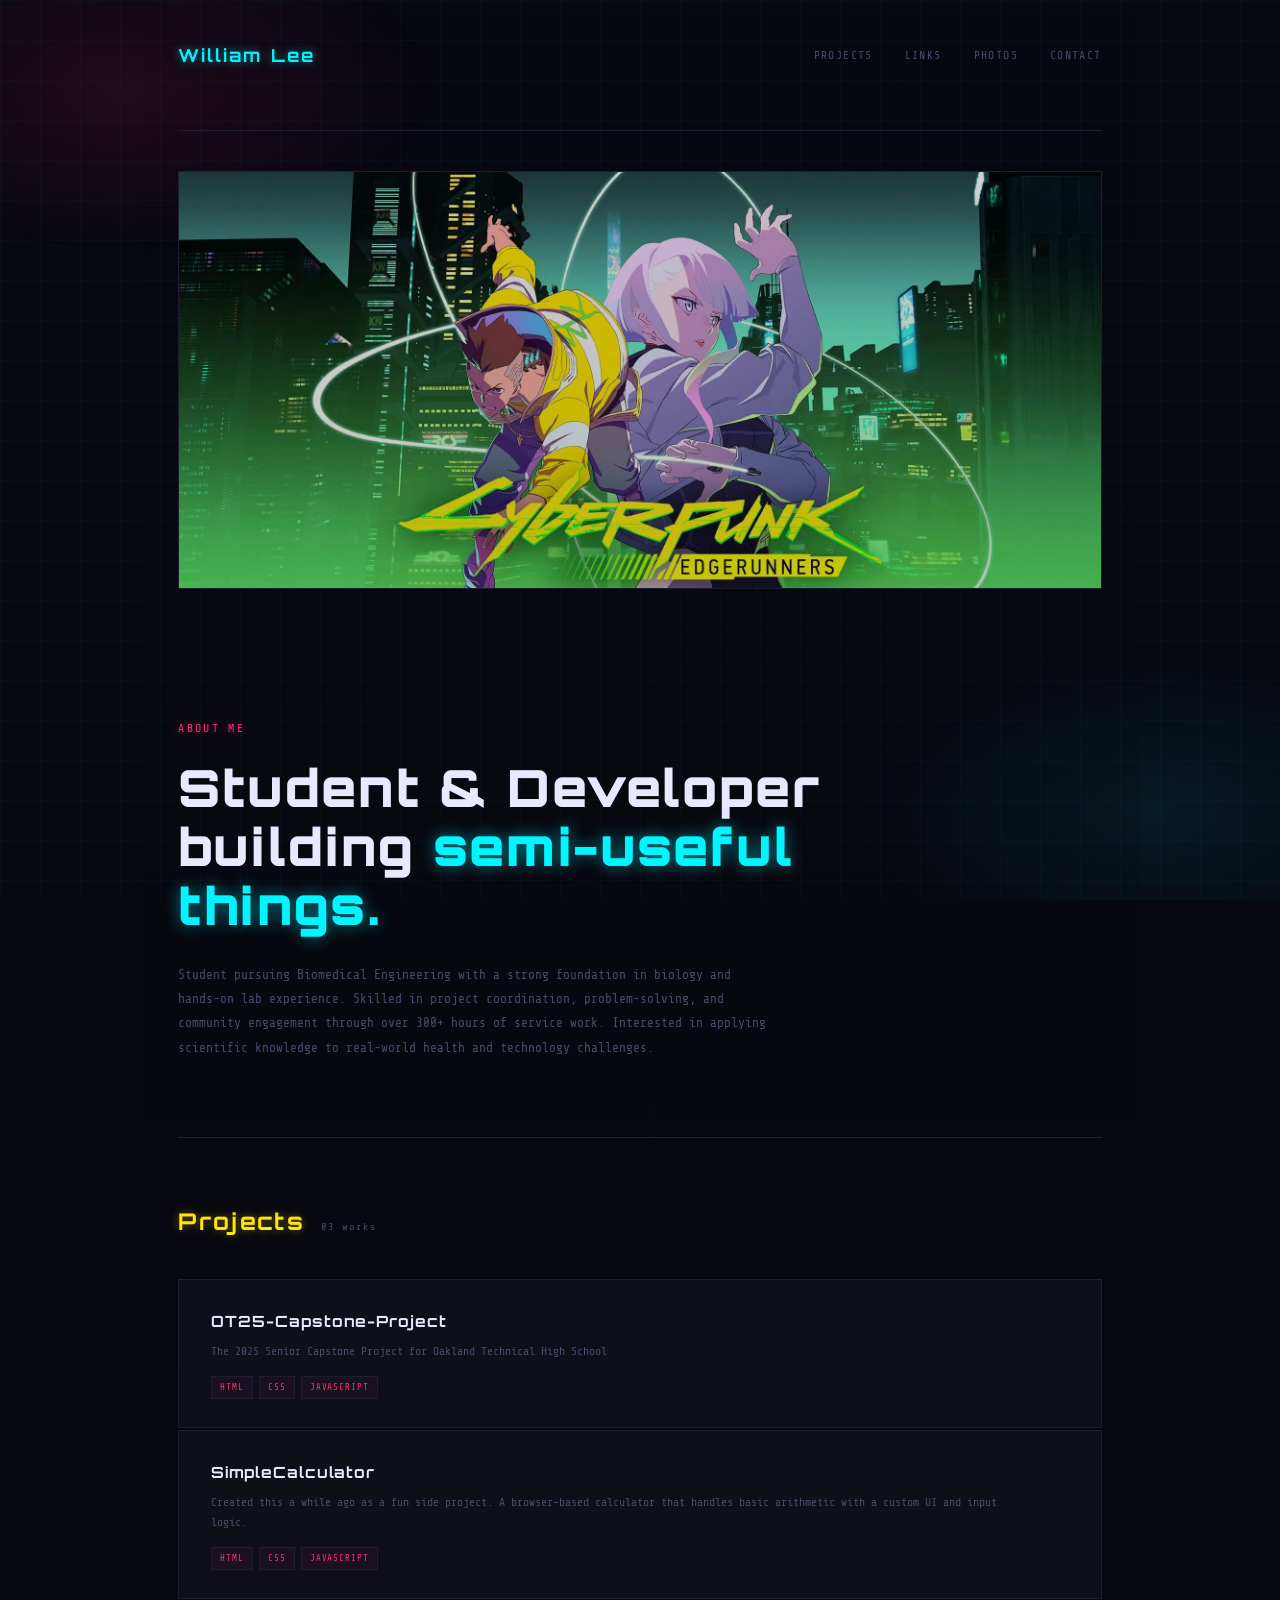
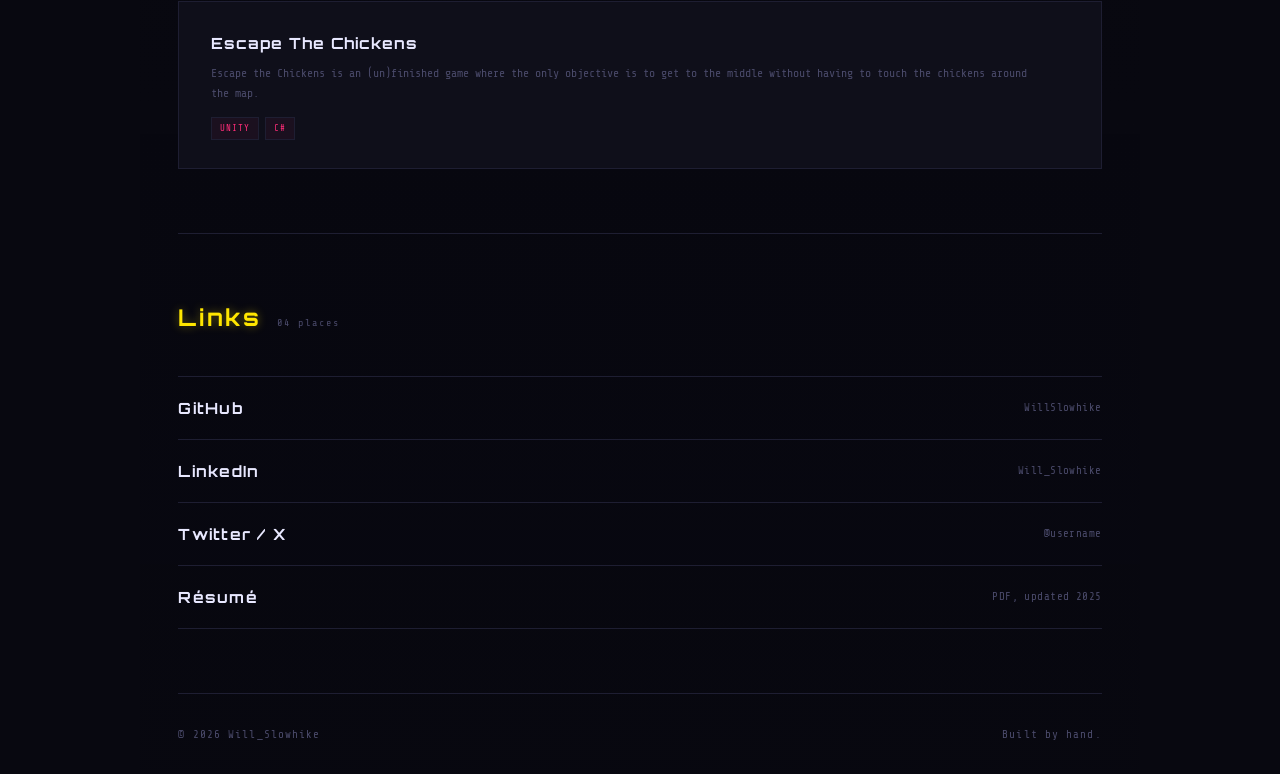
<file: index.html>
<!DOCTYPE html>
<html lang="en">
<head>
  <meta charset="UTF-8" />
  <meta name="viewport" content="width=device-width, initial-scale=1.0" />
  <title>William Lee</title>
  <link rel="preconnect" href="https://fonts.googleapis.com" />
  <link rel="preconnect" href="https://fonts.gstatic.com" crossorigin />
  <link href="https://fonts.googleapis.com/css2?family=Share+Tech+Mono&family=Orbitron:wght@400;700;900&display=swap" rel="stylesheet" />  <link rel="stylesheet" href="styles.css" />
  <link rel="icon" href="favicon.ico" sizes="any" />
  <link rel="icon" href="favicon-32.png" type="image/png" sizes="32x32" />
  <link rel="apple-touch-icon" href="apple-touch-icon.png" />
</head>
<body>
  <div class="site-wrapper">

    <!-- Nav -->
    <nav>
      <a class="nav-name" href="#">William Lee</a>
      <ul class="nav-links">
        <li><a href="#projects">Projects</a></li>
        <li><a href="#links">Links</a></li>
        <li><a href="photos.html">Photos</a></li>
        <li><a href="Contact/contact.html">Contact</a></li>
      </ul>
    </nav>
    
    <section class="hero">
  <img src="cyberpunk-2077-edgerunners-jackets.jpg" alt="Hero image" />
</section>

    <!-- Bio -->
    <section class="bio">
      <p class="bio-label">About Me</p>
      <h1>Student &amp; Developer<br />building <em>semi-useful things.</em></h1>
      <p class="bio-text">
        Student pursuing Biomedical Engineering with a strong foundation in biology and hands-on lab experience. Skilled in project coordination, problem-solving, and community engagement through over 300+ hours of service work. Interested in applying scientific knowledge to real-world health and technology challenges.
      </p>
    </section>

    <!-- Projects -->
    <section class="section" id="projects">
      <div class="section-header">
        <h2>Projects</h2>
        <span class="section-count">03 works</span>
      </div>
      <div class="projects-grid">

        <a class="project-card" href="https://willslowhike.github.io/OT25-Capstone-Project/" target="_blank" rel="noopener">
          <div>
            <p class="project-name">OT25-Capstone-Project</p>
            <p class="project-desc">The 2025 Senior Capstone Project for Oakland Technical High School</p>
            <div class="project-tags">
              <span class="tag">HTML</span>
              <span class="tag">CSS</span>
              <span class="tag">JavaScript</span>
            </div>
          </div>
          <span class="project-arrow">↗</span>
        </a>

        <a class="project-card" href="https://willslowhike.github.io/SimpleCalculator/" target="_blank" rel="noopener">
          <div>
            <p class="project-name">SimpleCalculator</p>
            <p class="project-desc">Created this a while ago as a fun side project. A browser-based calculator that handles basic arithmetic with a custom UI and input logic.</p>
            <div class="project-tags">
              <span class="tag">HTML</span>
              <span class="tag">CSS</span>
              <span class="tag">JavaScript</span>
            </div>
          </div>
          <span class="project-arrow">↗</span>
        </a>

        <a class="project-card" href="https://willslowhike.itch.io/escape-the-chickens" target="_blank" rel="noopener">
          <div>
            <p class="project-name">Escape The Chickens</p>
            <p class="project-desc">Escape the Chickens is an (un)finished game where the only objective is to get to the middle without having to touch the chickens around the map.</p>
            <div class="project-tags">
              <span class="tag">Unity</span>
              <span class="tag">C#</span>
            </div>
          </div>
          <span class="project-arrow">↗</span>
        </a>

      </div>
    </section>

            <!-- Links -->
    <section class="section" id="links">
      <div class="section-header">
        <h2>Links</h2>
        <span class="section-count">04 places</span>
      </div>
      <div class="links-list">
        <a class="link-item" href="https://github.com/WillSlowhike" target="_blank" rel="noopener">
          <span class="link-label">GitHub</span>
          <span class="link-url">WillSlowhike</span>
        </a>
        <a class="link-item" href="https://www.linkedin.com/in/will-slowhike/" target="_blank" rel="noopener">
          <span class="link-label">LinkedIn</span>
          <span class="link-url">Will_Slowhike</span>
        </a>
        <a class="link-item" href="https://twitter.com" target="_blank" rel="noopener">
          <span class="link-label">Twitter / X</span>
          <span class="link-url">@username</span>
        </a>
        <a class="link-item" href="#" target="_blank" rel="noopener">
          <span class="link-label">Résumé</span>
          <span class="link-url">PDF, updated 2025</span>
        </a>
      </div>
    </section>

    <!-- Footer -->
    <footer>
      <span>© <span id="year"></span> Will_Slowhike </span>
      <span>Built by hand.</span>
    </footer>

  </div>

  <script src="script.js"></script>
</body>
</html>
</file>
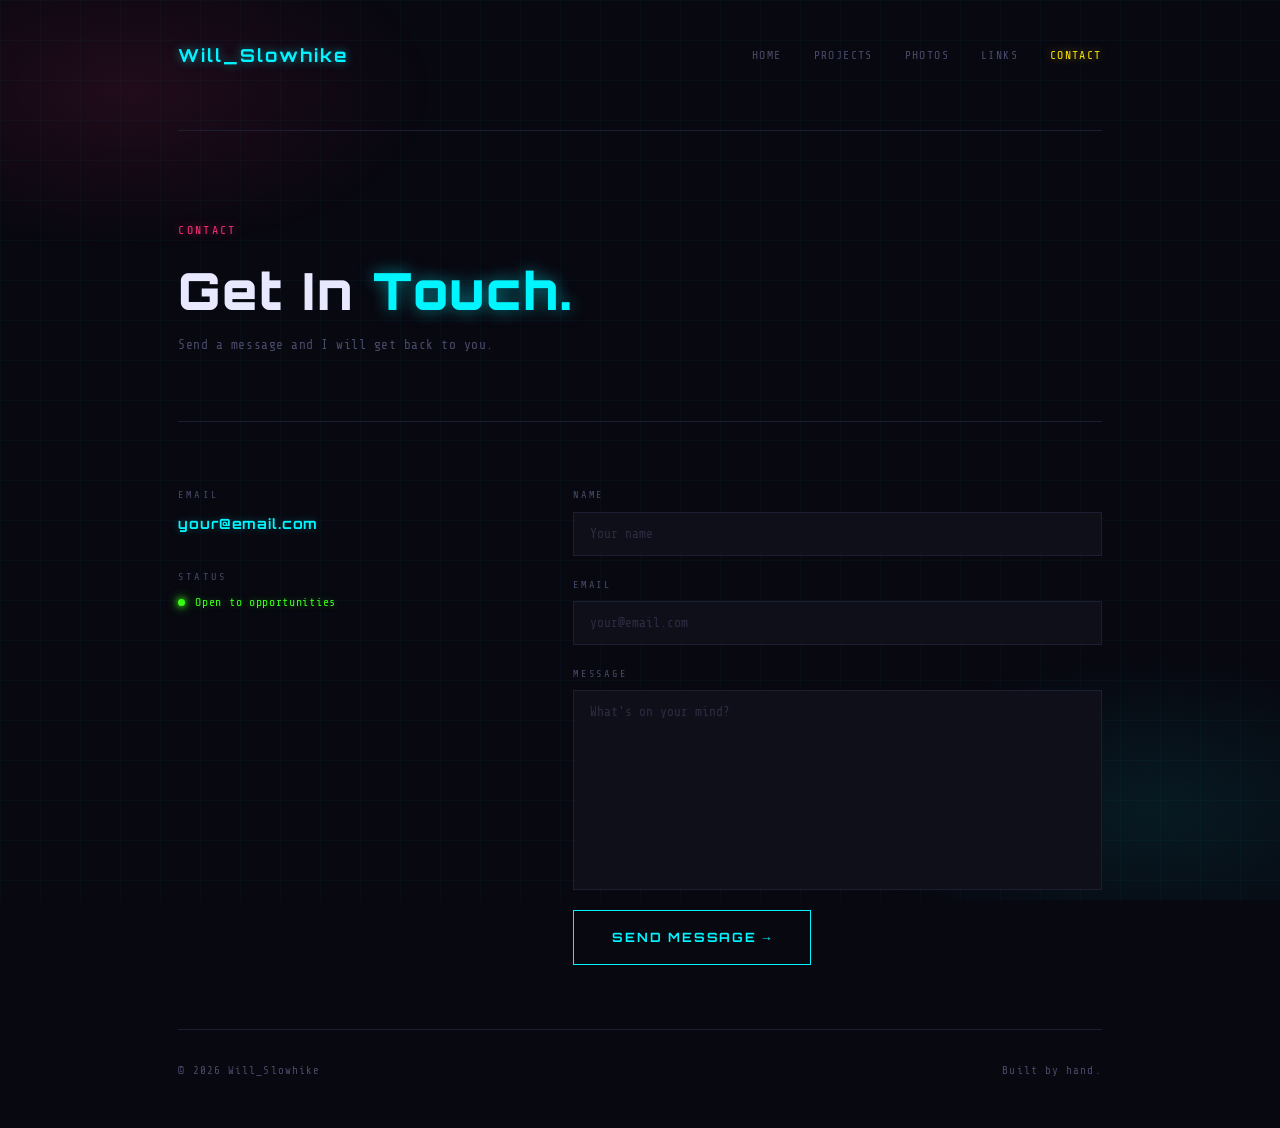
<file: Contact/contact.html>
<!DOCTYPE html>
<html lang="en">
<head>
  <meta charset="UTF-8" />
  <meta name="viewport" content="width=device-width, initial-scale=1.0" />
  <title>Contact — Will Slowhike</title>
  <link rel="preconnect" href="https://fonts.googleapis.com" />
  <link rel="preconnect" href="https://fonts.gstatic.com" crossorigin />
  <link href="https://fonts.googleapis.com/css2?family=Share+Tech+Mono&family=Orbitron:wght@400;700;900&display=swap" rel="stylesheet" />
  <link rel="stylesheet" href="styles.css" />
  <link rel="icon" href="../favicon.ico" sizes="any" />
  <link rel="icon" href="../favicon-32.png" type="image/png" sizes="32x32" />
  <link rel="apple-touch-icon" href="../apple-touch-icon.png" />
</head>
<body>
  <div class="site-wrapper">

    <!-- Nav -->
    <nav>
      <a class="nav-name" href="../index.html">Will_Slowhike</a>
      <ul class="nav-links">
        <li><a href="../index.html">Home</a></li>
        <li><a href="../index.html#projects">Projects</a></li>
        <li><a href="../photos.html">Photos</a></li>
        <li><a href="../index.html#links">Links</a></li>
        <li><a href="contact.html" class="active">Contact</a></li>
      </ul>
    </nav>

    <!-- Page header -->
    <div class="page-header">
      <p class="page-label">Contact</p>
      <h1>Get In <em>Touch.</em></h1>
      <p class="page-desc">Send a message and I will get back to you.</p>
    </div>

    <!-- Contact grid -->
    <div class="contact-grid">

      <!-- Left: info panel -->
      <div class="contact-info">

        <div class="info-block">
          <p class="info-label">Email</p>
          <!-- Replace with your actual email address -->
          <p class="info-value"><a href="mailto:your@email.com">your@email.com</a></p>
        </div>

        <div class="info-block">
          <p class="info-label">Status</p>
          <div class="status-row">
            <div class="status-dot"></div>
            <span class="status-text">Open to opportunities</span>
          </div>
        </div>

      </div>

      <!-- Right: form -->
      <form class="contact-form" id="contactForm" novalidate>

        <div class="field">
          <label for="name">Name</label>
          <input type="text" id="name" name="name" placeholder="Your name" autocomplete="off" />
          <span class="field-error" id="nameError">Please enter your name.</span>
        </div>

        <div class="field">
          <label for="email">Email</label>
          <input type="email" id="email" name="email" placeholder="your@email.com" autocomplete="off" />
          <span class="field-error" id="emailError">Please enter a valid email.</span>
        </div>

        <div class="field">
          <label for="message">Message</label>
          <textarea id="message" name="message" placeholder="What's on your mind?"></textarea>
          <span class="field-error" id="messageError">Please enter a message.</span>
        </div>

        <div class="success-msg" id="successMsg">
          <span class="success-icon">✓</span>
          <span class="success-text">Message sent. I will be in touch soon.</span>
        </div>

        <button type="submit" class="submit-btn" id="submitBtn">Send Message →</button>

      </form>

    </div>

    <!-- Footer -->
    <footer>
      <span>© <span id="year"></span> Will_Slowhike</span>
      <span>Built by hand.</span>
    </footer>

  </div>

  <script src="script.js"></script>

</body>
</html>
</file>
<file: styles.css>
*, *::before, *::after { box-sizing: border-box; margin: 0; padding: 0; }

:root {
  --bg:      #080810;
  --surface: #0f0f1a;
  --panel:   #13131f;
  --border:  #1e1e32;
  --cyan:    #00f5ff;
  --pink:    #ff2d78;
  --yellow:  #ffe600;
  --green:   #39ff14;
  --text:    #e8e8ff;
  --dim:     #4a4a6a;
}

html { scroll-behavior: smooth; }

/* ── Background grid + glow orbs ── */
body {
  background: var(--bg);
  color: var(--text);
  font-family: 'Share Tech Mono', monospace;
  font-size: clamp(13px, 1.1vw, 16px);
  line-height: 1.7;
  min-height: 100vh;
}

body::before {
  content: '';
  position: fixed;
  inset: 0;
  background-image:
    linear-gradient(rgba(0,245,255,0.03) 1px, transparent 1px),
    linear-gradient(90deg, rgba(0,245,255,0.03) 1px, transparent 1px);
  background-size: 40px 40px;
  animation: gridMove 20s linear infinite;
  pointer-events: none;
  z-index: 0;
}

body::after {
  content: '';
  position: fixed;
  inset: 0;
  background:
    radial-gradient(ellipse 40% 30% at 10% 10%, rgba(255,45,120,0.10) 0%, transparent 60%),
    radial-gradient(ellipse 40% 30% at 90% 90%, rgba(0,245,255,0.08) 0%, transparent 60%);
  pointer-events: none;
  z-index: 0;
}

.hero {
  width: 100%;
  margin-top: 40px;
  margin-bottom: 40px;
  border: 1px solid var(--border);
  display: flex;
  justify-content: center;
  align-items: center;
  background: var(--surface);
  overflow: visible;
}

.hero img {
  width: 100%;
  height: auto;
  display: block;
  object-fit: contain;
  filter: brightness(0.85);
}

.hero::after {
  content: '';
  position: absolute;
  inset: 0;
  background: linear-gradient(to bottom, transparent, rgba(8,8,16,0.35));
  pointer-events: none;
}

@keyframes gridMove {
  from { background-position: 0 0; }
  to   { background-position: 40px 40px; }
}

/* ── Layout ── */
.site-wrapper {
  max-width: clamp(600px, 80vw, 1000px);
  margin: 0 auto;
  padding: 0 clamp(16px, 3vw, 48px);
  position: relative;
  z-index: 1;
}

/* ── Nav ── */
nav {
  display: flex;
  justify-content: space-between;
  align-items: center;
  padding: 40px 0 60px;
  border-bottom: 1px solid var(--border);
  opacity: 0;
  animation: fadeUp 0.6s ease forwards;
}

.nav-name {
  font-family: 'Orbitron', monospace;
  font-size: clamp(14px, 1.4vw, 20px);
  font-weight: 700;
  letter-spacing: 0.12em;
  color: var(--cyan);
  text-decoration: none;
  text-shadow: 0 0 10px rgba(0,245,255,0.5);
}

.nav-links {
  display: flex;
  gap: clamp(16px, 2.5vw, 32px);
  list-style: none;
}

.nav-links a {
  color: var(--dim);
  text-decoration: none;
  font-size: clamp(10px, 0.9vw, 13px);
  letter-spacing: 0.12em;
  text-transform: uppercase;
  transition: color 0.2s, text-shadow 0.2s;
}

.nav-links a:hover {
  color: var(--cyan);
  text-shadow: 0 0 8px rgba(0,245,255,0.6);
}

/* ── Bio ── */
.bio {
  padding: clamp(48px, 7vw, 96px) 0 clamp(40px, 6vw, 80px);
  opacity: 0;
  animation: fadeUp 0.6s ease 0.1s forwards;
}

.bio-label {
  font-size: clamp(10px, 0.9vw, 13px);
  letter-spacing: 0.2em;
  text-transform: uppercase;
  color: var(--pink);
  text-shadow: 0 0 8px rgba(255,45,120,0.6);
  margin-bottom: 20px;
}

.bio h1 {
  font-family: 'Orbitron', monospace;
  font-size: clamp(24px, 4vw, 56px);
  line-height: 1.15;
  font-weight: 900;
  margin-bottom: 28px;
  max-width: 700px;
  color: var(--text);
  letter-spacing: 0.04em;
}

.bio h1 em {
  font-style: normal;
  color: var(--cyan);
  text-shadow: 0 0 16px rgba(0,245,255,0.5);
}

.bio-text {
  max-width: 600px;
  color: var(--dim);
  font-size: clamp(12px, 1vw, 15px);
  line-height: 1.9;
}

/* ── Sections ── */
.section {
  padding: clamp(40px, 5vw, 80px) 0;
  border-top: 1px solid var(--border);
  opacity: 0;
  animation: fadeUp 0.6s ease forwards;
}

.section-header {
  display: flex;
  align-items: baseline;
  gap: 16px;
  margin-bottom: clamp(24px, 3vw, 48px);
}

.section-header h2 {
  font-family: 'Orbitron', monospace;
  font-size: clamp(16px, 1.8vw, 26px);
  font-weight: 700;
  letter-spacing: 0.1em;
  color: var(--yellow);
  text-shadow: 0 0 10px rgba(255,230,0,0.4);
}

.section-count {
  font-size: clamp(10px, 0.8vw, 12px);
  color: var(--dim);
  letter-spacing: 0.1em;
}

/* ── Projects ── */
.projects-grid {
  display: grid;
  gap: 2px;
}

.project-card {
  background: var(--surface);
  border: 1px solid var(--border);
  padding: 28px 32px;
  display: grid;
  grid-template-columns: 1fr auto;
  align-items: start;
  gap: 16px;
  text-decoration: none;
  color: inherit;
  transition: border-color 0.2s, box-shadow 0.2s, background 0.2s;
  position: relative;
  overflow: hidden;
}

/* Top accent line on cards */
.project-card::before {
  content: '';
  position: absolute;
  top: 0; left: 0; right: 0;
  height: 1px;
  background: linear-gradient(90deg, var(--pink), var(--cyan));
  opacity: 0;
  transition: opacity 0.2s;
}

.project-card:hover {
  border-color: var(--cyan);
  background: rgba(0,245,255,0.03);
  box-shadow: 0 0 20px rgba(0,245,255,0.08), inset 0 0 20px rgba(0,245,255,0.03);
}

.project-card:hover::before { opacity: 1; }

.project-card:hover .project-arrow {
  opacity: 1;
  transform: translate(2px, -2px);
}

.project-name {
  font-family: 'Orbitron', monospace;
  font-size: clamp(12px, 1.2vw, 17px);
  font-weight: 700;
  letter-spacing: 0.06em;
  color: var(--text);
  margin-bottom: 8px;
}

.project-desc {
  font-size: clamp(11px, 0.9vw, 14px);
  color: var(--dim);
  line-height: 1.7;
  margin-bottom: 14px;
}

.project-tags {
  display: flex;
  flex-wrap: wrap;
  gap: 6px;
}

.tag {
  font-size: clamp(9px, 0.7vw, 11px);
  letter-spacing: 0.1em;
  text-transform: uppercase;
  padding: 3px 8px;
  border: 1px solid var(--border);
  color: var(--pink);
  background: rgba(255,45,120,0.05);
}

.project-arrow {
  font-size: 18px;
  color: var(--cyan);
  opacity: 0;
  transition: opacity 0.2s, transform 0.2s;
  flex-shrink: 0;
  text-shadow: 0 0 8px rgba(0,245,255,0.6);
}

/* ── Links ── */
.links-list {
  display: flex;
  flex-direction: column;
}

.link-item {
  display: flex;
  align-items: center;
  justify-content: space-between;
  padding: 18px 0;
  border-bottom: 1px solid var(--border);
  text-decoration: none;
  color: inherit;
  transition: padding-left 0.2s;
}

.link-item:first-child { border-top: 1px solid var(--border); }

.link-item:hover { padding-left: 8px; }
.link-item:hover .link-label {
  color: var(--cyan);
  text-shadow: 0 0 8px rgba(0,245,255,0.5);
}
.link-item:hover .link-url { color: var(--text); }

.link-label {
  font-family: 'Orbitron', monospace;
  font-size: clamp(12px, 1.2vw, 16px);
  font-weight: 700;
  letter-spacing: 0.08em;
  color: var(--text);
  transition: color 0.2s, text-shadow 0.2s;
}

.link-url {
  font-size: clamp(10px, 0.85vw, 13px);
  color: var(--dim);
  transition: color 0.2s;
  letter-spacing: 0.04em;
}

/* ── Contact ── */
.contact-body {
  display: flex;
  align-items: flex-start;
  justify-content: space-between;
  gap: 40px;
  flex-wrap: wrap;
}

.contact-text {
  font-family: 'Orbitron', monospace;
  font-size: clamp(18px, 3.5vw, 28px);
  font-weight: 700;
  line-height: 1.4;
  max-width: 360px;
  letter-spacing: 0.04em;
  color: var(--text);
}

.contact-text em {
  font-style: normal;
  color: var(--green);
  text-shadow: 0 0 12px rgba(57,255,20,0.5);
}

.contact-email {
  display: inline-block;
  margin-top: 24px;
  font-family: 'Share Tech Mono', monospace;
  font-size: 13px;
  color: var(--cyan);
  text-decoration: none;
  border-bottom: 1px solid var(--cyan);
  padding-bottom: 2px;
  letter-spacing: 0.06em;
  text-shadow: 0 0 8px rgba(0,245,255,0.4);
  transition: color 0.2s, border-color 0.2s, text-shadow 0.2s;
}

.contact-email:hover {
  color: var(--green);
  border-color: var(--green);
  text-shadow: 0 0 12px rgba(57,255,20,0.6);
}

/* ── Footer ── */
footer {
  border-top: 1px solid var(--border);
  padding: 32px 0 48px;
  display: flex;
  justify-content: space-between;
  align-items: center;
  font-size: 11px;
  color: var(--dim);
  letter-spacing: 0.1em;
  opacity: 0;
  animation: fadeUp 0.6s ease 0.5s forwards;
}

/* ── Animations ── */
@keyframes fadeUp {
  from { opacity: 0; transform: translateY(16px); }
  to   { opacity: 1; transform: translateY(0); }
}

.section:nth-of-type(1) { animation-delay: 0.2s; }
.section:nth-of-type(2) { animation-delay: 0.3s; }
.section:nth-of-type(3) { animation-delay: 0.4s; }
.section:nth-of-type(4) { animation-delay: 0.45s; }

/* ── Responsive ── */

/* Tablet (600–900px) */
@media (max-width: 900px) {
  nav { padding: 28px 0 40px; }
  .bio { padding: 48px 0 40px; }
}

/* Mobile (below 600px) */
@media (max-width: 600px) {
  nav {
    flex-direction: column;
    align-items: flex-start;
    gap: 16px;
    padding: 24px 0 32px;
  }

  .nav-links { gap: 16px; flex-wrap: wrap; }

  .contact-body { flex-direction: column; }
  .project-card { grid-template-columns: 1fr; }
  .project-arrow { display: none; }

  .link-item { flex-direction: column; align-items: flex-start; gap: 2px; }
}
</file>
<file: Contact/styles.css>
*, *::before, *::after { box-sizing: border-box; margin: 0; padding: 0; }

:root {
  --bg:      #080810;
  --surface: #0f0f1a;
  --border:  #1e1e32;
  --cyan:    #00f5ff;
  --pink:    #ff2d78;
  --yellow:  #ffe600;
  --green:   #39ff14;
  --text:    #e8e8ff;
  --dim:     #4a4a6a;
}

html { scroll-behavior: smooth; }

body {
  background: var(--bg);
  color: var(--text);
  font-family: 'Share Tech Mono', monospace;
  font-size: clamp(13px, 1.1vw, 16px);
  line-height: 1.7;
  min-height: 100vh;
}

/* ── Animated grid ── */
body::before {
  content: '';
  position: fixed;
  inset: 0;
  background-image:
    linear-gradient(rgba(0,245,255,0.03) 1px, transparent 1px),
    linear-gradient(90deg, rgba(0,245,255,0.03) 1px, transparent 1px);
  background-size: 40px 40px;
  animation: gridMove 20s linear infinite;
  pointer-events: none;
  z-index: 0;
}

/* ── Corner glow orbs ── */
body::after {
  content: '';
  position: fixed;
  inset: 0;
  background:
    radial-gradient(ellipse 40% 30% at 10% 10%, rgba(255,45,120,0.10) 0%, transparent 60%),
    radial-gradient(ellipse 40% 30% at 90% 90%, rgba(0,245,255,0.08) 0%, transparent 60%);
  pointer-events: none;
  z-index: 0;
}

@keyframes gridMove {
  from { background-position: 0 0; }
  to   { background-position: 40px 40px; }
}

/* ── Layout ── */
.site-wrapper {
  max-width: clamp(600px, 80vw, 1000px);
  margin: 0 auto;
  padding: 0 clamp(16px, 3vw, 48px);
  position: relative;
  z-index: 1;
}

/* ── Nav ── */
nav {
  display: flex;
  justify-content: space-between;
  align-items: center;
  padding: 40px 0 60px;
  border-bottom: 1px solid var(--border);
  opacity: 0;
  animation: fadeUp 0.6s ease forwards;
}

.nav-name {
  font-family: 'Orbitron', monospace;
  font-size: clamp(14px, 1.4vw, 20px);
  font-weight: 700;
  letter-spacing: 0.12em;
  color: var(--cyan);
  text-decoration: none;
  text-shadow: 0 0 10px rgba(0,245,255,0.5);
}

.nav-links {
  display: flex;
  gap: clamp(16px, 2.5vw, 32px);
  list-style: none;
}

.nav-links a {
  color: var(--dim);
  text-decoration: none;
  font-size: clamp(10px, 0.9vw, 13px);
  letter-spacing: 0.12em;
  text-transform: uppercase;
  transition: color 0.2s, text-shadow 0.2s;
}

.nav-links a:hover {
  color: var(--cyan);
  text-shadow: 0 0 8px rgba(0,245,255,0.6);
}

.nav-links a.active {
  color: var(--yellow);
  text-shadow: 0 0 8px rgba(255,230,0,0.5);
}

/* ── Page header ── */
.page-header {
  padding: clamp(48px, 7vw, 96px) 0 clamp(40px, 5vw, 64px);
  opacity: 0;
  animation: fadeUp 0.6s ease 0.1s forwards;
}

.page-label {
  font-size: clamp(10px, 0.9vw, 13px);
  letter-spacing: 0.2em;
  text-transform: uppercase;
  color: var(--pink);
  text-shadow: 0 0 8px rgba(255,45,120,0.6);
  margin-bottom: 20px;
}

.page-header h1 {
  font-family: 'Orbitron', monospace;
  font-size: clamp(24px, 4vw, 56px);
  font-weight: 900;
  letter-spacing: 0.04em;
  color: var(--text);
  line-height: 1.15;
  margin-bottom: 16px;
}

.page-header h1 em {
  font-style: normal;
  color: var(--cyan);
  text-shadow: 0 0 16px rgba(0,245,255,0.5);
}

.page-desc {
  font-size: clamp(12px, 1vw, 15px);
  color: var(--dim);
  letter-spacing: 0.04em;
}

/* ── Contact layout ── */
.contact-grid {
  display: grid;
  grid-template-columns: 1fr 1.6fr;
  gap: clamp(32px, 5vw, 80px);
  padding: clamp(40px, 5vw, 72px) 0;
  border-top: 1px solid var(--border);
  opacity: 0;
  animation: fadeUp 0.6s ease 0.2s forwards;
}

/* ── Left panel ── */
.contact-info {
  display: flex;
  flex-direction: column;
  gap: 32px;
}

.info-label {
  font-size: clamp(9px, 0.8vw, 11px);
  letter-spacing: 0.2em;
  text-transform: uppercase;
  color: var(--dim);
  margin-bottom: 8px;
}

.info-value {
  font-family: 'Orbitron', monospace;
  font-size: clamp(12px, 1.1vw, 15px);
  font-weight: 700;
  letter-spacing: 0.06em;
  color: var(--text);
}

.info-value a {
  color: var(--cyan);
  text-decoration: none;
  text-shadow: 0 0 8px rgba(0,245,255,0.3);
  border-bottom: 1px solid transparent;
  transition: border-color 0.2s, text-shadow 0.2s;
}

.info-value a:hover {
  border-color: var(--cyan);
  text-shadow: 0 0 12px rgba(0,245,255,0.6);
}

.status-row {
  display: flex;
  align-items: center;
  gap: 10px;
}

.status-dot {
  width: 7px;
  height: 7px;
  border-radius: 50%;
  background: var(--green);
  box-shadow: 0 0 6px var(--green), 0 0 12px var(--green);
  animation: pulse 2s ease-in-out infinite;
  flex-shrink: 0;
}

@keyframes pulse {
  0%, 100% { opacity: 1; }
  50%       { opacity: 0.35; }
}

.status-text {
  font-size: clamp(11px, 0.9vw, 13px);
  color: var(--green);
  text-shadow: 0 0 6px rgba(57,255,20,0.4);
  letter-spacing: 0.06em;
}

/* ── Form ── */
.contact-form {
  display: flex;
  flex-direction: column;
  gap: 20px;
}

.field {
  display: flex;
  flex-direction: column;
  gap: 8px;
}

.field label {
  font-size: clamp(9px, 0.8vw, 11px);
  letter-spacing: 0.18em;
  text-transform: uppercase;
  color: var(--dim);
}

.field input,
.field textarea {
  background: var(--surface);
  border: 1px solid var(--border);
  color: var(--text);
  font-family: 'Share Tech Mono', monospace;
  font-size: clamp(12px, 1vw, 14px);
  padding: 14px 16px;
  outline: none;
  transition: border-color 0.2s, box-shadow 0.2s;
  resize: none;
  width: 100%;
}

.field input::placeholder,
.field textarea::placeholder {
  color: var(--dim);
  opacity: 0.5;
}

.field input:focus,
.field textarea:focus {
  border-color: var(--cyan);
  box-shadow: 0 0 0 1px var(--cyan), 0 0 16px rgba(0,245,255,0.1);
}

.field input.error,
.field textarea.error {
  border-color: var(--pink);
  box-shadow: 0 0 0 1px var(--pink);
}

.field-error {
  font-size: clamp(10px, 0.8vw, 12px);
  color: var(--pink);
  letter-spacing: 0.06em;
  display: none;
}

.field-error.visible { display: block; }

.field textarea { height: clamp(120px, 18vw, 200px); }

/* ── Submit button ── */
.submit-btn {
  font-family: 'Orbitron', monospace;
  font-size: clamp(11px, 1vw, 14px);
  font-weight: 700;
  letter-spacing: 0.14em;
  text-transform: uppercase;
  padding: clamp(12px, 1.4vw, 18px) clamp(24px, 3vw, 40px);
  background: transparent;
  border: 1px solid var(--cyan);
  color: var(--cyan);
  cursor: pointer;
  transition: background 0.2s, box-shadow 0.2s, color 0.2s;
  align-self: flex-start;
  position: relative;
  overflow: hidden;
}

.submit-btn:hover {
  background: rgba(0,245,255,0.08);
  box-shadow: 0 0 20px rgba(0,245,255,0.3), inset 0 0 16px rgba(0,245,255,0.06);
}

.submit-btn:active { transform: scale(0.97); }

.submit-btn.sending {
  color: var(--dim);
  border-color: var(--dim);
  pointer-events: none;
}

/* ── Success message ── */
.success-msg {
  display: none;
  align-items: center;
  gap: 12px;
  padding: 16px 20px;
  border: 1px solid var(--green);
  background: rgba(57,255,20,0.04);
  box-shadow: 0 0 16px rgba(57,255,20,0.08);
}

.success-msg.visible { display: flex; }

.success-icon {
  font-size: 18px;
  color: var(--green);
  text-shadow: 0 0 8px rgba(57,255,20,0.5);
}

.success-text {
  font-size: clamp(12px, 1vw, 14px);
  color: var(--green);
  letter-spacing: 0.06em;
}

/* ── Footer ── */
footer {
  border-top: 1px solid var(--border);
  padding: 32px 0 48px;
  display: flex;
  justify-content: space-between;
  align-items: center;
  font-size: clamp(10px, 0.85vw, 13px);
  color: var(--dim);
  letter-spacing: 0.1em;
  opacity: 0;
  animation: fadeUp 0.6s ease 0.4s forwards;
}

/* ── Animations ── */
@keyframes fadeUp {
  from { opacity: 0; transform: translateY(16px); }
  to   { opacity: 1; transform: translateY(0); }
}

/* ── Responsive ── */
@media (max-width: 900px) {
  nav { padding: 28px 0 40px; }
  .contact-grid { grid-template-columns: 1fr; }
}

@media (max-width: 600px) {
  nav {
    flex-direction: column;
    align-items: flex-start;
    gap: 16px;
    padding: 24px 0 32px;
  }
  .nav-links { gap: 14px; flex-wrap: wrap; }
  .submit-btn { width: 100%; text-align: center; }
}
</file>
